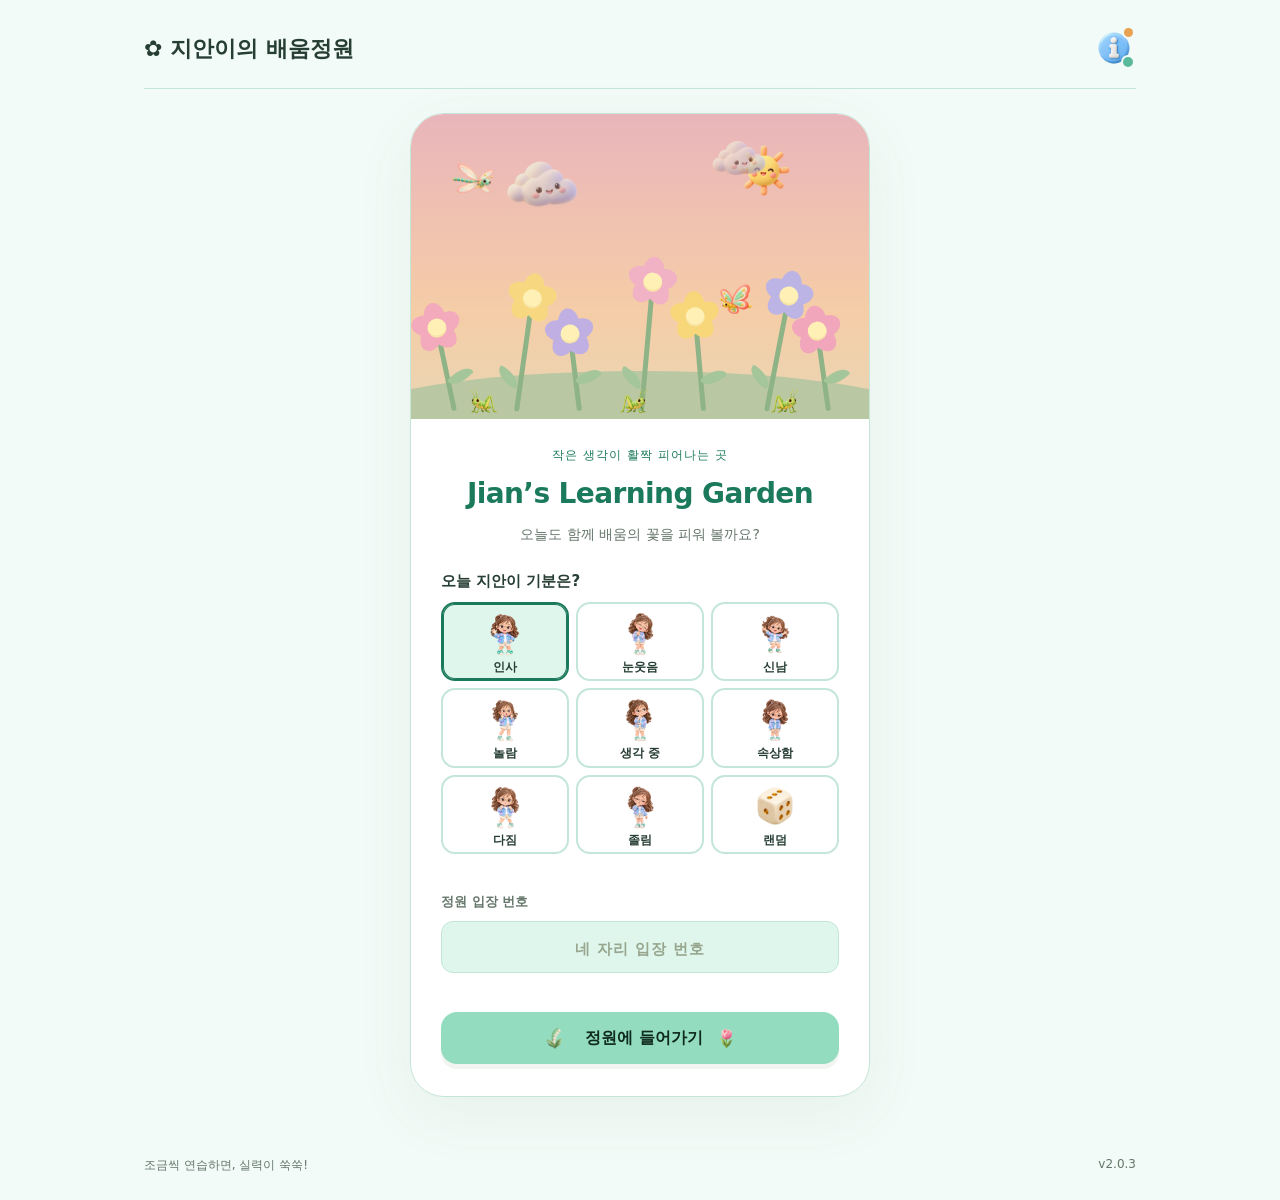
<file: index.html>
<!doctype html><html lang="ko"><meta charset="utf-8"><meta name="robots" content="noindex"><meta name="viewport" content="width=device-width,initial-scale=1"><meta name="theme-color" content="#f7f8f2"><meta name="color-scheme" content="light dark"><meta name="apple-mobile-web-app-capable" content="yes"><meta name="apple-mobile-web-app-title" content="배움정원"><link rel="icon" type="image/png" href="icon-192.png?v=2.0.3"><link rel="apple-touch-icon" sizes="180x180" href="apple-touch-icon.png?v=2.0.3"><link rel="manifest" href="manifest.webmanifest?v=2.0.3"><link rel="stylesheet" href="./assets/fonts/fonts.css"><title>지안이의 배움정원 · 수학과 받아쓰기</title><style>
*{box-sizing:border-box}body{margin:0;background:#f7f8f2;color:#273e34;font-family:system-ui,-apple-system,sans-serif}button,input,select{font:inherit}button{cursor:pointer;min-height:48px;border:0;border-radius:16px;padding:12px 22px;background:#315d49;color:white;font-weight:750}button:hover{filter:brightness(.95)}button:focus-visible,input:focus,select:focus{outline:3px solid #d5a447;outline-offset:3px}.ghost{background:#edf1e8;color:#315d49}.wrap{max-width:1040px;margin:auto;padding:26px 24px}header{display:flex;justify-content:space-between;align-items:center;border-bottom:1px solid #dce3d8;padding-bottom:18px}.brand{font-weight:900;font-size:22px}.badge{font-size:12px;background:#e8eddc;padding:8px 12px;border-radius:30px}main{padding:32px 0 36px}h1{font-size:clamp(32px,5vw,52px);letter-spacing:-2px;line-height:1.25;margin:12px 0 20px}h2{letter-spacing:-1px}p{line-height:1.7;color:#65766b}.eyebrow{color:#668455;font-size:13px;font-weight:800;letter-spacing:2px}.hero{display:grid;grid-template-columns:1.1fr 1fr;gap:48px;align-items:center}.garden{background:#e9eedc;border-radius:38px;min-height:300px;display:flex;align-items:center;justify-content:center;position:relative;overflow:hidden}.flower{font-size:100px;letter-spacing:5px;transform:none}.garden small{position:absolute;bottom:28px;background:#fff9;padding:9px 18px;border-radius:20px}.panel{background:white;border:1px solid #e2e7dc;border-radius:26px;padding:26px;margin-top:28px;box-shadow:0 8px 30px #273e3405}.settings{display:flex;gap:20px;flex-wrap:wrap;align-items:end}label{display:grid;gap:9px;font-size:14px;font-weight:700}select,input{border:1px solid #cbd6c8;border-radius:12px;padding:12px;background:white;color:#273e34}select{min-width:135px}.settings button{margin-left:auto}.stats{display:grid;grid-template-columns:repeat(3,1fr);gap:16px;margin-top:25px}.stat{border-radius:20px;padding:22px;background:#eef0e6}.stat strong{display:block;font-size:26px;margin-top:9px}.muted{font-size:13px;color:#6f7d70}.topline{display:flex;justify-content:space-between;align-items:center;gap:10px}.track{height:8px;background:#e7ecdf;border-radius:20px;margin:16px 0 24px;overflow:hidden}.track div{height:100%;background:#85a56a;transition:width .3s}.question{text-align:center;font-size:27px;font-weight:800;line-height:1.6;padding:8px 0 16px;white-space:pre-line}.answer{display:block;margin:8px auto 26px;text-align:center;font-size:30px;width:180px}.actions{display:flex;justify-content:center;gap:12px;flex-wrap:wrap}.dots{font-size:22px;background:#f4f5ed;border-radius:20px;padding:18px;text-align:center;line-height:1.6;margin:0 auto 20px;max-width:440px}.review{padding:18px 0;border-bottom:1px solid #edf0e7}.good{color:#3a7c55}.wrong{color:#ab6046}footer{display:flex;justify-content:space-between;color:#7f8b7e;font-size:12px;margin-top:24px}#notice{min-height:25px;text-align:center;color:#a14935}.score{font-size:64px;font-weight:900;line-height:1.2}.hidden{display:none}@media(max-width:650px){.wrap{padding:20px 18px}main{padding:24px 0 28px}.hero{grid-template-columns:1fr;gap:22px}.garden{min-height:180px}.flower{font-size:65px}.garden small{bottom:15px}.panel{padding:22px 18px}.settings{gap:14px}.settings label{flex:1}.settings select{width:100%;min-width:110px}.settings button{width:100%}.stats{gap:9px}.stat{padding:15px 10px}.stat strong{font-size:23px}.question{font-size:23px}.badge{font-size:11px}h1{letter-spacing:-1px}}

.fields{display:flex;gap:12px;flex-wrap:wrap;justify-content:center;align-items:center;margin:24px 0}.fields label{display:flex;align-items:center;font-size:18px}.fields input{width:82px;text-align:center;font-size:24px}.group-pics{display:flex;flex-wrap:wrap;gap:10px;justify-content:center}.group-pics span{display:inline-block;border:2px solid #d4dfc3;background:#f6f8ed;padding:12px;border-radius:16px;max-width:150px;overflow-wrap:anywhere}.choices{display:grid;gap:12px;margin:24px auto;max-width:650px}.choices label{display:flex;align-items:center;padding:16px;background:#f2f5eb;border-radius:15px;line-height:1.6}.choices input{width:24px;height:24px;flex-shrink:0;accent-color:#315d49}.number-grid{display:grid;grid-template-columns:repeat(5,1fr);gap:7px;max-width:450px;margin:20px auto}.number-grid button{background:#f1f4e9;color:#315d49;font-size:19px;padding:12px 4px}.number-grid button[aria-pressed=true]{background:#315d49;color:white}.matching{display:grid;gap:14px;max-width:530px;margin:20px auto}.matching label{display:flex;justify-content:space-between;align-items:center;background:#f1f4e9;padding:12px;border-radius:15px;gap:12px}.matching select{min-width:120px}.ruler{display:flex;justify-content:center;flex-wrap:wrap;margin:20px 0}.ruler span{border-bottom:7px solid #a9b989;border-left:2px dashed #a9b989;padding:18px 10px;font-size:17px}.question{font-size:clamp(21px,3vw,27px)}.review p{white-space:pre-line}.summary-answer{line-height:1.7;overflow-wrap:anywhere}button,select,input{touch-action:manipulation}@media(max-width:420px){.fields{gap:8px}.fields input{width:65px}.fields label{font-size:16px}.matching label{font-size:15px}}
.sentence-fields{font-size:22px;line-height:2.8;max-width:670px;margin:12px auto 28px;word-break:keep-all}.sentence-entry{display:inline-block;width:76px;min-height:52px;text-align:center;font-size:24px;vertical-align:middle;margin:0 4px;padding:8px;border:2px solid #b8cba9;background:#fafcf5}@media(max-width:420px){.sentence-fields{font-size:20px}.sentence-entry{width:64px;font-size:22px}}
.picture-equations{max-width:670px;margin:20px auto 28px;font-size:24px;line-height:2.8;overflow-wrap:anywhere}.picture-equations>div{margin:8px 0}@media(max-width:420px){.picture-equations{font-size:22px}}

/* Compact answer boxes, sized around two digits. */
input.entry,.fields input.entry,input.sentence-entry{width:2.45em;height:1.65em;min-height:0;padding:.12em .18em;font-size:inherit;line-height:1.2;border-radius:7px;border:1.5px solid #aebe9d;vertical-align:middle;text-align:center;box-sizing:border-box;background:#fafcf5;margin:0 .15em}
.fields label{font-size:20px}.sentence-fields{line-height:2}.picture-equations{line-height:2}.methods{font-size:22px;line-height:2;max-width:680px;margin:auto}.method-block{padding:16px 0 22px}.method-block+.method-block{border-top:1px solid #e2e7dc}.method-block h3{font-size:17px;color:#668455;margin:0 0 12px}.method-equation{margin-top:10px;overflow-wrap:anywhere}.method-step{display:flex;gap:10px;align-items:center;margin-top:16px;max-width:440px}.method-equations{display:flex;flex-direction:column;gap:24px;white-space:nowrap}.method-arrow{display:flex;align-items:center;color:#6e965f;gap:3px}.method-arrow svg{width:48px;height:110px;flex-shrink:0}.arrow-plus{white-space:nowrap;color:#273e34}.summary-answer{white-space:pre-line}@media(max-width:420px){.methods{font-size:19px}.fields label{font-size:18px}.method-step{gap:3px}.method-arrow{gap:0}.method-arrow svg{width:38px}.method-equations{gap:30px}}
.movement-scroll{overflow-x:auto;max-width:100%;border-radius:18px;background:#f7f9ef;padding:16px 12px 10px;margin:12px 0;-webkit-overflow-scrolling:touch}.movement-scroll svg{display:block;width:100%;max-width:820px;margin:auto}.movement-scroll:focus-visible{outline:3px solid #d5a447;outline-offset:3px}.life-equation{text-align:center;font-size:27px;margin:26px 0;line-height:2;white-space:nowrap}@media(max-width:420px){.life-equation{font-size:23px}.movement-scroll{padding:10px 4px}}

.count-groups{display:flex;justify-content:center;flex-wrap:wrap;gap:16px;margin:16px auto 24px;max-width:730px}.count-group{display:flex;justify-content:center;align-content:center;flex-wrap:wrap;gap:3px;padding:12px;background:#f4f0e5;border:2px solid #d7c9aa;border-bottom:7px solid #c6b18b;border-radius:16px 16px 22px 22px;width:126px}.count-item{font-size:26px;width:28px;text-align:center}.array-picture{background:#f5f7ed;padding:22px 12px;border-radius:20px;max-width:620px;margin:8px auto 22px}.count-array{display:grid;gap:12px 8px;max-width:540px;margin:auto}.array-item{font-size:clamp(18px,4vw,29px);text-align:center;line-height:1.2}.explanation-choices{border:1px solid #bdcbb2;border-radius:16px;padding:10px;gap:3px}.explanation-choices label{background:transparent;font-size:19px;padding:12px}.condition-box{border:1.5px solid #a7bba0;border-radius:16px;padding:16px 20px;margin:12px auto 25px;max-width:650px;font-size:21px}.condition-box p{color:#273e34;margin:10px 0}.make-equation{font-size:25px;display:flex;justify-content:center;align-items:center;gap:3px;flex-wrap:wrap;margin:23px 0}.equation-tag{font-size:19px;margin-right:6px}.matching{max-width:650px;margin:28px auto;gap:22px}.matching label{display:grid;grid-template-columns:minmax(0,1fr) 80px minmax(0,1fr);padding:18px 16px;font-size:30px;gap:8px;text-align:center}.matching select{width:100%;min-width:0;font-size:27px;padding:12px 5px;text-align:center}.match-arrow{width:80px;height:48px;color:#83a46f;justify-self:center}.match-left{white-space:nowrap}.number-grid{grid-template-columns:repeat(5,minmax(0,1fr))}.number-grid button{min-width:0}@media(max-width:480px){.matching label{grid-template-columns:minmax(0,1fr) 48px minmax(0,1fr);font-size:25px;padding:16px 8px;gap:3px}.matching select{font-size:22px}.match-arrow{width:48px;height:40px}.condition-box{font-size:18px;padding:12px 14px}.explanation-choices label{font-size:17px}.make-equation{font-size:22px;gap:0}.count-group{width:112px}.count-array{gap:10px 4px}}

/* v2.0.3: table, reasoning, and family review. */
.picture-label{text-align:center;font-weight:700;color:#315d49}.scope-note{background:#f1f5e9;padding:12px 16px;border-radius:12px;line-height:1.6;font-size:14px}.error-equation{text-align:center;padding:20px 10px;background:#fbf0e7;border-radius:16px;font-size:24px;font-weight:750;overflow-wrap:anywhere}.table-scroll{overflow-x:auto;margin:24px auto;max-width:530px}.multiplication-table{border-collapse:collapse;width:100%;table-layout:fixed;text-align:center;font-size:23px}.multiplication-table caption{font-size:15px;color:#65766b;margin-bottom:12px}.multiplication-table th,.multiplication-table td{border:1px solid #b9cbae;height:58px;padding:5px 2px}.multiplication-table th{background:#eaf0df}.multiplication-table input.entry{font-size:21px;margin:0;width:2.25em}.writing-label{max-width:680px;margin:20px auto 28px;font-size:18px}.writing-entry{box-sizing:border-box;width:100%;font:inherit;font-size:18px;line-height:1.7;padding:14px;border:1.5px solid #aebe9d;border-radius:14px;background:#fafcf5;color:#273e34;resize:vertical}.writing-entry:focus{outline:3px solid #d5a447;outline-offset:3px}.rubric{padding:18px;border-radius:16px;background:#f0f4e7;margin:16px 0}.rubric ul{margin:10px 0;padding-left:22px;line-height:1.7}.rubric-button[aria-pressed=true]{background:#315d49;color:white}.pending{color:#806c2d}.review .summary-answer{line-height:1.7}.choices label span{overflow-wrap:anywhere}.topline{flex-wrap:wrap}.topline .muted{max-width:100%}@media(max-width:420px){.multiplication-table{font-size:20px}.multiplication-table input.entry{font-size:18px}.multiplication-table th,.multiplication-table td{height:50px}.error-equation{font-size:21px}.rubric{padding:14px}.rubric .actions{gap:8px}.rubric button{padding:10px 13px}}

/* v2.0.3: a pastel flower garden entrance. */
.login-garden{max-width:460px;margin:0 auto;background:#fffdf9;border:1px solid #eee4db;border-radius:34px;overflow:hidden;box-shadow:0 18px 60px #63765a12}.login-sky{height:235px;background:linear-gradient(#eaf4ef,#f7f5df);position:relative;overflow:hidden}.garden-sun{position:absolute;top:22px;right:44px;color:#edc769;font-size:43px}.garden-cloud{position:absolute;width:72px;height:22px;border-radius:30px;background:#ffffffb3}.garden-cloud:before{content:'';position:absolute;width:34px;height:34px;background:inherit;border-radius:50%;left:13px;bottom:4px}.cloud-one{left:38px;top:53px}.cloud-two{right:94px;top:93px;transform:scale(.7)}.garden-butterfly{position:absolute;left:46%;top:53px;font-size:26px;transform:rotate(-18deg)}.garden-hill{position:absolute;background:#dce9c9;width:130%;height:100px;left:-15%;bottom:-52px;border-radius:50%}.login-blooms{position:absolute;bottom:8px;left:5%;width:90%;display:flex;justify-content:space-between;align-items:end}.bloom{position:relative;width:38px;height:var(--height);transform:rotate(var(--tilt));transform-origin:bottom center}.bloom-stem{position:absolute;height:calc(100% - 21px);bottom:0;left:18px;width:5px;background:#8eb387;border-radius:5px}.bloom-leaf{position:absolute;bottom:26px;left:21px;width:25px;height:13px;border-radius:2px 100% 2px 100%;background:#a5c69a;transform:rotate(-34deg)}.bloom:nth-child(even) .bloom-leaf{left:-5px;transform:rotate(25deg)}.bloom-head{position:absolute;top:0;left:0;width:40px;height:40px}.bloom-head i{position:absolute;left:10px;top:-4px;width:21px;height:29px;border-radius:50%;background:var(--petal);transform-origin:10px 25px}.bloom-head i:nth-child(2){transform:rotate(72deg)}.bloom-head i:nth-child(3){transform:rotate(144deg)}.bloom-head i:nth-child(4){transform:rotate(216deg)}.bloom-head i:nth-child(5){transform:rotate(288deg)}.bloom-head b{position:absolute;left:11px;top:12px;width:19px;height:19px;background:#fff0b6;border-radius:50%;box-shadow:inset 0 -2px 0 #e7cb8150}.login-content{text-align:center;padding:25px 30px 32px}.login-kicker{color:#819878;font-size:12px;letter-spacing:1px}.login-content h1{font-size:34px;letter-spacing:-1.5px;line-height:1.35;margin:12px 0}.login-content h1 span{color:#5f845d;font-size:43px}.login-content>p{font-size:14px;margin:10px 0 24px}.login-content label{text-align:left;font-size:13px;color:#71826c;gap:10px}.login-content input{width:100%;min-height:52px;background:#f8faf2;border:1.5px solid #dbe4cf;font-size:18px;text-align:center;letter-spacing:5px}.login-content input::placeholder{letter-spacing:1px;font-size:15px;color:#98a68e}.login-content button{width:100%;background:#7e9d76;box-shadow:0 5px 0 #647f5b15;min-height:52px}.login-content button span{margin-left:8px}#login-notice{min-height:23px;margin:8px 0;color:#ac695e;font-size:13px;line-height:1.7}@media(max-width:480px){.login-garden{border-radius:28px}.login-content{padding:22px 24px 28px}.login-sky{height:210px}}

/* v2.0.3: subject home and dictation module. */
.study-home{font-size:13px;min-height:40px;padding:8px 12px}.brand{font-size:clamp(17px,3vw,22px)}.study-welcome{position:relative;padding:12px 0 24px}.study-welcome h1{font-size:clamp(32px,5vw,46px);line-height:1.35}.study-sprouts{position:absolute;right:30px;bottom:40px;font-size:64px;transform:rotate(-7deg)}.subject-grid{display:grid;grid-template-columns:1fr 1fr;gap:22px}.subject-card{display:flex;flex-direction:column;align-items:flex-start;text-align:left;color:#273e34;border:1px solid #dbe4ce;border-radius:28px;padding:28px;background:#eef4e3;min-width:0;transition:box-shadow .18s}.subject-card:hover{filter:none;transform:none;box-shadow:0 12px 28px #53664d12}.dictation-card{background:#fff0f1;border-color:#ecd6db}.subject-illustration{display:flex;width:100%;height:100px;align-items:center;justify-content:space-between;font-size:64px}.subject-illustration span{font-size:23px;letter-spacing:3px;padding:12px;border-radius:15px;background:#ffffff88;color:#82946a;transform:rotate(7deg)}.dictation-card .subject-illustration span{color:#b37c92;transform:rotate(-6deg)}.subject-label{font-size:12px;margin-top:17px;color:#718461;letter-spacing:2px}.dictation-card .subject-label{color:#aa7889}.subject-card strong{font-size:29px;margin:10px 0 12px;letter-spacing:-1px}.subject-description{font-size:14px;font-weight:500;color:#71806a;line-height:1.7}.subject-record{margin-top:26px;padding-top:17px;border-top:1px solid #cad6bf88;width:100%;display:flex;justify-content:space-between;font-size:13px;color:#71806a}.study-backup{margin-top:24px}.study-backup summary,.review-correct summary,.review-writing summary{cursor:pointer;font-weight:750;line-height:1.7}.review-writing{border-color:#e3dfc5}.review-wrong{border-color:#ecd9ce}.review-correct{background:#f6f8f0}body[data-screen=dictation] main{padding:24px 0 0}body[data-screen=dictation] footer{margin-top:16px}body[data-screen=login] main{padding-top:24px}@media(max-width:650px){.subject-grid{grid-template-columns:1fr;gap:16px}.subject-card{padding:22px}.subject-illustration{height:75px;font-size:53px}.subject-card strong{font-size:27px}.subject-record{margin-top:20px}.study-sprouts{font-size:39px;right:0;bottom:55px}.study-welcome h1{font-size:31px}.study-welcome p{font-size:14px}.subject-illustration span{font-size:21px}.study-welcome{padding-top:0}.study-home{font-size:12px}}
/* v2.0.3: shared appearance and a single document for both subjects. */
[hidden]{display:none!important}body{background:var(--bg);color:var(--ink)}p,.muted,footer{color:var(--muted)}header{border-color:var(--line)}.common-nav{display:flex;flex-wrap:wrap;gap:8px;justify-content:flex-end}.panel,.login-garden{background:var(--card);border-color:var(--line)}button{background:var(--accent);color:var(--on-accent)}.ghost,.stat,.scope-note,.dots,.array-picture,.movement-scroll,.matching label,.number-grid button{background:var(--accent-soft);color:var(--ink)}input,select,textarea,.writing-entry,input.entry,.fields input.entry,input.sentence-entry{background:var(--card);color:var(--ink);border-color:var(--line)}.choices label{background:var(--accent-soft);color:var(--ink)}.explanation-choices label{background:transparent}.track{background:var(--accent-soft)}.track div{background:var(--accent)}.eyebrow,.method-block h3,.picture-label{color:var(--accent-ink)}.good{color:var(--ok)}.wrong,#notice,#login-notice{color:var(--bad)}.pending{color:var(--accent-ink)}.rubric,.review-correct{background:var(--accent-soft)}.review,.condition-box,.explanation-choices,.multiplication-table th,.multiplication-table td,.method-block+.method-block{border-color:var(--line)}.condition-box p,.arrow-plus{color:var(--ink)}.multiplication-table th{background:var(--accent-soft)}.error-equation{background:var(--bad-soft)}.rubric-button[aria-pressed=true],.number-grid button[aria-pressed=true]{background:var(--accent);color:var(--on-accent)}.subject-card,.dictation-card{background:var(--accent-soft);border-color:var(--line);color:var(--ink)}.subject-label,.subject-description,.subject-record,.dictation-card .subject-label{color:var(--muted)}.subject-illustration span,.dictation-card .subject-illustration span{background:var(--card);color:var(--accent-ink)}.subject-record{border-color:var(--line)}.login-content h1 span,.login-kicker{color:var(--accent-ink)}.login-content label{color:var(--muted)}.login-content button{background:var(--accent);color:var(--on-accent)}.login-content input{background:var(--accent-soft);border-color:var(--line)}.garden{background:var(--accent-soft)}#dictation-native{display:block;width:100%;max-width:900px;margin:auto}#appearance-dialog{width:min(94vw,500px);max-height:88dvh;overflow:auto;border:1px solid var(--line);border-radius:24px;padding:24px;background:var(--card);color:var(--ink)}#appearance-dialog::backdrop{background:#12231d66}#appearance-dialog h2{margin:0}#appearance-dialog fieldset{border:0;padding:0;margin:26px 0}#appearance-dialog legend{font-weight:750;margin-bottom:14px}.appearance-options{display:flex;gap:14px;flex-wrap:wrap}.appearance-options label{display:flex;align-items:center;gap:6px}.appearance-options input{accent-color:var(--accent-ink)}.appearance-swatches{display:grid;grid-template-columns:1fr 1fr;gap:10px}.appearance-swatches button{display:flex;align-items:center;gap:8px;border:2px solid transparent;background:var(--accent-soft);color:var(--ink);padding:12px;font-size:14px}.appearance-swatches button[aria-pressed=true]{border-color:var(--accent-ink)}.appearance-swatches i{width:20px;height:20px;flex-shrink:0;border-radius:50%}#appearance-notice{font-size:13px;line-height:1.7;margin-bottom:0}@media(max-width:650px){header{align-items:flex-start;gap:8px}.common-nav{max-width:165px;gap:6px}.brand{line-height:1.5}.common-nav button{font-size:12px;padding:7px 9px;min-height:36px}#appearance-dialog{padding:20px}.appearance-swatches button{padding:10px 8px}}

/* Gentle decorative motion, confined to the login sky. */
.login-sky{pointer-events:none}
.garden-sun{display:inline-block;line-height:1;animation:garden-sun-turn 48s linear infinite}
.garden-sun>span{display:block;animation:garden-sun-glow 6s ease-in-out infinite}
.cloud-one{animation:garden-cloud-drift 20s ease-in-out infinite alternate}
.cloud-two{--cloud-scale:.7;animation:garden-cloud-drift 26s ease-in-out -9s infinite alternate}
.garden-butterfly{z-index:1;animation:garden-butterfly-flight 14s ease-in-out infinite}
.garden-butterfly>span{display:block;animation:garden-wing-flutter 1.2s ease-in-out infinite}
@keyframes garden-sun-turn{to{transform:rotate(360deg)}}
@keyframes garden-sun-glow{0%,100%{opacity:.82}50%{opacity:1}}
@keyframes garden-cloud-drift{from{transform:translateX(-16px) scale(var(--cloud-scale,1))}to{transform:translateX(22px) scale(var(--cloud-scale,1))}}
@keyframes garden-butterfly-flight{0%,100%{transform:translate(0,0) rotate(-18deg)}25%{transform:translate(38px,22px) rotate(12deg)}50%{transform:translate(12px,58px) rotate(-8deg)}75%{transform:translate(-38px,28px) rotate(-24deg)}}
@keyframes garden-wing-flutter{0%,100%{transform:scaleX(1)}50%{transform:scaleX(.68)}}
@media(prefers-reduced-motion:reduce){.garden-sun,.garden-sun>span,.garden-cloud,.garden-butterfly,.garden-butterfly>span{animation:none!important}}

.subject-grid{grid-template-columns:repeat(3,minmax(0,1fr))}.times{max-width:720px;margin:auto;text-align:center}.times fieldset{border:0;padding:0;margin:24px 0}.times legend{width:100%;font-weight:700;margin-bottom:12px}.times-options{display:flex;justify-content:center;gap:10px;flex-wrap:wrap}.times-options [aria-pressed=true]{background:var(--accent);color:var(--on-accent);box-shadow:0 0 0 2px var(--accent-ink)}.times label:not(.times-equation){max-width:240px;margin:20px auto}.times-picture{display:flex;flex-wrap:wrap;gap:10px;justify-content:center;margin:20px auto}.times-group{background:var(--accent-soft);color:var(--ink);border:2px solid transparent;border-radius:16px;padding:10px;min-height:44px}.times-group.lit{border-color:var(--accent-ink);background:var(--card)}.times-group small{display:block;font-size:12px;color:var(--muted);margin-top:5px}.times-objects{display:grid;grid-template-columns:repeat(var(--objects),1fr);gap:3px;font-size:20px;line-height:1.3}.times-dots{display:grid;width:min(100%,360px);gap:5px}.times-dots .times-group{padding:5px 10px;display:flex;align-items:center;justify-content:space-between;gap:10px}.times-dots .times-objects{flex:1;gap:6px}.times-objects i{width:clamp(10px,3vw,17px);aspect-ratio:1;border-radius:50%;background:var(--accent-ink);display:block}.times-dots small{white-space:nowrap;margin:0}.times-equation{display:flex;align-items:center;justify-content:center;gap:12px;font-size:clamp(28px,6vw,42px);font-weight:700;margin:24px 0;flex-wrap:wrap}.times input.entry{width:2.3em;height:1.6em;font:inherit;padding:2px;text-align:center}.times-sum{overflow-wrap:anywhere;line-height:1.8}.times-keypad{display:grid;grid-template-columns:repeat(3,1fr);gap:10px;max-width:280px;margin:20px auto}.times-keypad button{font-size:22px;min-height:52px}.times .actions{justify-content:center}.times button:disabled{opacity:.45;cursor:default}.times #times-feedback{min-height:1.6em;line-height:1.6}@media(max-width:800px){.subject-grid{grid-template-columns:1fr}.times{padding:20px 14px}.times-objects{font-size:18px}}

/* v2.0.3: align spacing across learning cards and the three practice choices. */
.panel{padding:24px;margin-top:24px}.panel p{line-height:1.6}.panel h1,.panel h2,.panel h3{line-height:1.35}.panel>p:first-of-type{margin-top:8px}.panel .actions{gap:10px}.subject-card{padding:24px;gap:0}.subject-label{margin-top:12px}.subject-card strong{margin:8px 0}.subject-description{line-height:1.55}.subject-record{margin-top:18px;padding-top:12px;line-height:1.5}.times{padding:22px 24px}.times fieldset{margin:14px 0 18px}.times-options{gap:10px}.times-mode-options{display:grid;grid-template-columns:repeat(3,minmax(0,1fr));gap:10px}.times-mode-card{min-width:0;min-height:98px;padding:9px 5px;display:flex;flex-direction:column;align-items:center;justify-content:center;gap:4px;border:2px solid var(--line);border-radius:16px;background:var(--card);color:var(--ink)}.times-mode-card[aria-pressed=true]{border-color:var(--accent-ink);background:var(--accent-soft);box-shadow:inset 0 0 0 1px var(--accent-ink)}.times-mode-card>span{font-size:36px;line-height:1.15}.times-mode-card small{font-size:12px;line-height:1.25;white-space:nowrap}.times-picture{margin:12px auto;gap:8px}.times-group{padding:8px}.times-equation{margin:12px 0}.times-sum{margin:8px 0;line-height:1.55}.times-question{display:inline-flex;align-items:center;justify-content:center;min-width:1.8em;min-height:1.8em;padding:0 5px;border:1px solid var(--accent-ink);border-radius:8px;background:var(--card);color:var(--accent-ink);font:inherit;line-height:1.2;vertical-align:middle}.times-question:active{transform:scale(.96)}.times-keypad{margin:12px auto;gap:8px}.times #times-feedback{margin:8px 0;line-height:1.6}.times .actions{margin-top:10px}#times-help:not(:empty){margin-top:12px}#times-help:empty{margin:0}.review{padding:14px 0}.review p{margin:8px 0;line-height:1.6}.choices{gap:9px;margin:18px auto}.choices label{padding:13px;line-height:1.5}.condition-box{padding:14px 18px;margin:10px auto 18px}.matching{gap:14px;margin:18px auto}.matching label{padding:14px}.methods{line-height:1.8}.method-block{padding:12px 0 16px}.group-pics,.count-groups{gap:10px;margin:12px auto 18px}.picture-equations,.sentence-fields{margin-top:12px;margin-bottom:20px}
@media(max-width:650px){.panel{padding:20px 16px;margin-top:20px}.subject-card{padding:20px 18px}.subject-record{margin-top:14px;padding-top:10px}.times{padding:18px 14px}.times-mode-options{gap:7px}.times-mode-card{min-height:84px;padding:7px 3px;gap:3px;border-radius:14px}.times-mode-card>span{font-size:30px}.times-mode-card small{font-size:clamp(10px,3vw,12px);letter-spacing:-.3px}.times-picture{gap:6px}.times-group{padding:7px}.choices{gap:8px;margin:14px auto}.choices label{padding:11px}.condition-box{padding:12px;margin:8px auto 16px}.matching{gap:10px;margin:14px auto}}


.appearance-options{display:grid;grid-template-columns:repeat(3,minmax(0,1fr));gap:8px}.appearance-theme{min-width:0;min-height:46px;padding:10px 4px;border:2px solid var(--line);background:var(--card);color:var(--ink);font-size:14px}.appearance-theme[aria-pressed=true]{border-color:var(--accent-ink);background:var(--accent-soft);color:var(--accent-ink);box-shadow:inset 0 0 0 1px var(--accent-ink)}#samsung-theme-note{line-height:1.6;margin:14px 0 0}

.times-mode-options{grid-template-columns:repeat(4,minmax(0,1fr))}.times-count-row{display:flex;align-items:center;justify-content:center;gap:12px;margin:14px 0 18px}.times .times-count-row label{display:flex;align-items:center;gap:8px;margin:0;max-width:none}.times-count-row select{min-width:64px;width:76px}.times-count-row button{padding:10px 14px;white-space:nowrap}#garden-code{-webkit-text-security:disc}@media(max-width:650px){.times-mode-options{grid-template-columns:repeat(2,minmax(0,1fr))}.times-mode-card small{font-size:13px}.times-count-row{gap:10px}.times-count-row label{font-size:13px}.times-count-row select{width:68px;padding:10px 8px}.times-count-row button{font-size:13px;padding:10px 12px}}

.times-keypad{grid-template-columns:repeat(3,minmax(0,1fr))}.times-keypad button{min-width:0}.times-keypad button[data-key="지우기"]{font-size:15px;white-space:nowrap;padding-left:6px;padding-right:6px}.times-options button[data-dan].has-mistakes{position:relative}.dan-mistake-dot{position:absolute;top:7px;right:7px;width:6px;height:6px;border-radius:50%;background:#ad592e;pointer-events:none}:root[data-theme=dark] .dan-mistake-dot{background:#ffc29b}

#garden-leave-dialog{width:min(92vw,400px);max-height:85dvh;overflow:auto;padding:22px;border:1px solid var(--line);border-radius:22px;background:var(--card);color:var(--ink)}#garden-leave-dialog::backdrop{background:#12231d66}#garden-leave-dialog h2{margin:0 0 12px;line-height:1.35;font-size:23px}#garden-leave-dialog p{margin:0 0 20px;line-height:1.6}#garden-leave-dialog .actions{display:grid;grid-template-columns:1fr 1fr;gap:10px}#garden-leave-dialog button{padding:11px 8px;white-space:nowrap;min-height:48px}@media(max-width:650px){.times-count-row{gap:6px;flex-wrap:nowrap}.times .times-count-row label{font-size:12px;gap:5px;flex-shrink:0}.times-count-row select{width:56px;min-width:56px;padding:10px 4px}.times-count-row button{font-size:12px;padding:10px 7px;flex-shrink:0}}
.garden-logout,.garden-logout:hover,.garden-logout:active{background:transparent;border:0;box-shadow:none;filter:none}.common-nav{align-items:center}.garden-logout{display:inline-flex;align-items:center;justify-content:center;flex:0 0 44px;width:44px;min-height:44px;padding:3px;border-radius:14px}.garden-logout img{display:block;width:34px;height:38px;object-fit:contain}@media(max-width:400px){body[data-screen="hub"] header{gap:8px;flex-wrap:wrap;align-items:center}body[data-screen="hub"] .common-nav{margin-left:auto}body[data-screen="hub"] .common-nav{gap:6px}body[data-screen="hub"] #appearance-button{padding-inline:8px;font-size:12px}}

.login-content .mood-picker{border:0;padding:0;margin:0 0 16px;min-width:0;text-align:left}
.login-content .mood-picker legend{font-weight:700;color:var(--ink);font-size:15px;padding:0;margin-bottom:10px;line-height:1.4}
.mood-grid{display:grid;grid-template-columns:repeat(3,minmax(0,1fr));gap:7px}
.login-content .mood-choice{display:flex;flex-direction:column;align-items:center;justify-content:center;gap:3px;width:100%;min-width:0;min-height:76px;padding:5px 4px;border:2px solid var(--line);border-radius:14px;background:var(--card);color:var(--ink);box-shadow:none;line-height:1.2}
.login-content .mood-choice img{display:block;width:40px;height:48px;object-fit:contain;pointer-events:none}
.login-content .mood-choice span{font-size:12px;margin:0;white-space:nowrap}
.login-content .mood-choice[aria-pressed=true]{border-color:var(--accent-ink);background:var(--accent-soft);box-shadow:inset 0 0 0 1px var(--accent-ink)}
@media(max-width:650px){.study-welcome.has-mood h1{font-size:clamp(22px,6vw,31px);line-height:1.4}.study-welcome.has-mood p{font-size:13px;line-height:1.6}.study-welcome.has-mood .eyebrow{font-size:11px}}
@media(max-width:400px){.mood-grid{gap:6px}.login-content .mood-choice{min-height:72px;padding:4px 2px}.login-content .mood-choice img{height:44px}.login-content .mood-picker{margin-bottom:16px}}

.login-content .mood-draw-status{min-height:1.6em;margin:4px 0 0;text-align:center;font-size:12px;line-height:1.6;color:var(--accent-ink)}
.login-content .mood-choice:disabled{opacity:1;cursor:wait}
.login-content .mood-choice.is-drawing{border-color:var(--accent-ink);background:var(--accent-soft);transform:scale(1.012);box-shadow:0 0 0 2px var(--accent-soft)}
.login-content .mood-choice.is-picked{animation:mood-picked .4s ease-out}
@keyframes mood-picked{0%,100%{transform:scale(1)}45%{transform:scale(1.045)}}
@media(prefers-reduced-motion:reduce){.login-content .mood-choice.is-picked{animation:none}}
/* Smooth mood highlighting without layout changes. */
.login-content .mood-choice{transition:background-color .12s ease-out,border-color .12s ease-out,box-shadow .12s ease-out,transform .14s ease-out}
@media(prefers-reduced-motion:reduce){.login-content .mood-choice{transition:none}.login-content .mood-choice.is-drawing{transform:none}}
/* Welcome layout: one definition; both captions share the bottom row. */
.study-welcome.has-mood{--welcome-title-offset:30.2px;display:grid;grid-template-columns:minmax(0,1fr) clamp(164px,36vw,220px);grid-template-rows:1fr auto;column-gap:8px;row-gap:8px;min-height:210px;padding:0 0 24px;align-items:end}
.welcome-copy{display:flex;flex-direction:column;grid-column:1;grid-row:1 / 3;align-self:stretch;min-width:0}.welcome-mood{display:contents}
.welcome-heading{grid-column:1;grid-row:1;align-self:start;min-width:0}.welcome-heading .eyebrow{display:block;line-height:1.4}.welcome-heading h1{margin:12px 0 0;word-break:keep-all;overflow-wrap:normal}
.welcome-intro{display:flex;flex-direction:column;justify-content:flex-end;flex:1;padding-top:8px;align-self:flex-start;width:100%;max-width:100%;min-width:0}.welcome-intro>p{margin:0;flex-shrink:0;line-height:1.6;text-align:center}
.welcome-mood img{display:block;grid-column:2;grid-row:1;align-self:end;margin-top:var(--welcome-title-offset);width:100%;height:clamp(166px,30vw,240px);max-width:100%;object-fit:contain;object-position:center bottom}
.welcome-mood figcaption{grid-column:2;grid-row:2;margin:0;align-self:end;text-align:center;color:var(--accent-ink);font-size:13px;line-height:1.6;font-weight:600;white-space:nowrap;word-break:normal;overflow-wrap:normal;min-height:1.6em;display:flex;align-items:flex-end;justify-content:center}
@media(max-width:650px){.study-welcome.has-mood{--welcome-title-offset:27.4px;min-height:180px;padding-bottom:24px}.welcome-mood figcaption{font-size:clamp(11px,2.5vw,13px)}body[data-screen=dictation] main{padding-top:20px}}
/* Independent card answer controls; fixed slots prevent layout movement. */
.subject-shell{position:relative;min-width:0;display:flex}
.subject-shell>.subject-card{width:100%;height:100%}
.subject-illustration .subject-equation-placeholder{width:110px;height:52px;padding:0;background:transparent;transform:none;flex-shrink:0}
.hub-equation{position:absolute;top:48px;right:24px;width:110px;height:52px;min-height:48px;padding:8px 6px;border-radius:15px;background:var(--card);color:var(--accent-ink);font-size:23px;font-weight:750;line-height:1.2;letter-spacing:1px;white-space:nowrap;transform:rotate(7deg);font-variant-numeric:tabular-nums}
#appearance-button{display:inline-flex;align-items:center;justify-content:center;gap:7px;line-height:1.3;min-height:44px;padding-block:10px}
#appearance-button .appearance-emoji{display:inline-flex;align-items:center;justify-content:center;width:24px;height:24px;font-size:20px;line-height:1;flex-shrink:0}
.bloom-garden{min-height:280px;padding:12px 12px 48px}
.garden-bloom{display:block;width:270px;height:216px;max-width:100%;transform:none}
.bloom-sparkles{transform-origin:center;animation:bloom-sparkle 1.5s ease-out forwards}
@keyframes bloom-sparkle{0%{opacity:0;transform:scale(.9)}40%{opacity:1;transform:scale(1.05)}100%{opacity:.35;transform:scale(1)}}
@media(max-width:800px){.hub-equation{top:35.5px}}
@media(max-width:650px){.hub-equation{top:31.5px;right:18px;font-size:21px}.bloom-garden{min-height:190px;padding:4px 12px 34px}.garden-bloom{width:210px;height:152px}}
@media(prefers-reduced-motion:reduce){.bloom-sparkles{animation:none;opacity:.6}}
/* Stable subject hover and a soft white backdrop shared by portrait and caption. */
.subject-shell:hover>.subject-card{transform:none;box-shadow:0 12px 28px #53664d12}
.hub-equation:hover,.hub-equation:active,.hub-equation:focus-visible{transform:rotate(7deg)}
.welcome-mood::before{content:"";margin-top:var(--welcome-title-offset);grid-column:2;grid-row:1 / 3;align-self:stretch;justify-self:stretch;min-width:0;border:0;border-radius:26px;background:linear-gradient(145deg,rgba(255,255,255,1),rgba(255,255,255,.94) 46%,rgba(255,255,255,.58));box-shadow:inset 0 0 0 2px rgba(255,255,255,.96),inset 0 0 32px 8px rgba(255,255,255,.9),0 8px 26px rgba(255,255,255,.32),0 6px 20px rgba(52,69,56,.035);pointer-events:none;z-index:0}
.welcome-heading,.welcome-intro,.welcome-mood img,.welcome-mood figcaption{position:relative;z-index:1}
.welcome-mood img{padding:10px 8px 0}
.welcome-mood figcaption{padding:0 10px 10px}
.welcome-intro{padding-bottom:0}
:root[data-theme=dark] .welcome-mood::before{background:linear-gradient(145deg,rgba(255,255,255,.26),rgba(255,255,255,.13) 46%,rgba(255,255,255,.055));box-shadow:inset 0 0 0 2px rgba(255,255,255,.4),inset 0 0 30px 6px rgba(255,255,255,.12),0 8px 26px rgba(255,255,255,.04)}
@media(max-width:650px){.welcome-mood::before{border-radius:20px}.welcome-mood img{padding:8px 5px 0}.welcome-mood figcaption{padding-inline:7px}}
/* Hub frame edges and compact settings padding. */
body[data-screen=hub] main{padding-top:24px}
.error-label{display:block;font-size:13px;font-weight:700;line-height:1.5;margin-bottom:8px;color:var(--bad)}
.error-equation{line-height:1.6}
@media(max-width:650px){#appearance-button{padding-block:5px;min-height:40px}}
/* Match the title, settings and logout controls on the same vertical center. */
body[data-screen=hub] header{align-items:center;flex-wrap:wrap}
body[data-screen=hub] .brand{min-width:0}
body[data-screen=hub] .common-nav{align-items:center}
.math-home-icon{display:inline-flex;align-items:center;justify-content:center;flex:0 0 44px;width:44px;min-height:44px;padding:7px;line-height:1}.math-home-icon img{display:block;width:30px;height:30px;object-fit:contain}
/* A compact flower and name below the welcome title. */
.welcome-flower{display:flex;flex-direction:column;align-items:center;flex-shrink:0;gap:4px;margin:0 0 8px;min-width:0}
.welcome-flower img{display:block;width:124px;height:124px;max-width:100%;object-fit:contain}
.welcome-flower figcaption{font-size:14px;line-height:1.4;color:var(--accent-ink);text-align:center;white-space:nowrap}
@media(max-width:650px){.welcome-flower img{width:104px;height:104px}.welcome-flower figcaption{font-size:13px}}

/* Counting assets remain one object per cell, including dense 8/9-table pictures. */
.picture-object{display:inline-grid;place-items:center;width:1.25em;height:1.25em;vertical-align:middle;line-height:1}
.picture-asset{display:block;width:100%;height:100%;object-fit:contain;max-width:none}
.picture-asset[hidden],.picture-object>[hidden]{display:none!important}
.count-item{line-height:1.3}.count-item .picture-object{width:28px;height:30px}
.array-item .picture-object{width:clamp(22px,5vw,36px);height:clamp(22px,5vw,36px)}
.times-objects{grid-template-columns:repeat(var(--objects),minmax(0,1fr));align-items:center}
.times-objects .picture-object{width:clamp(23px,5vw,32px);height:clamp(23px,5vw,32px)}
.times-picture.times-dense{display:grid;width:min(100%,440px);gap:7px}
.times-dense .times-group{display:flex;align-items:center;justify-content:space-between;gap:8px;padding:7px 9px;min-width:0}
.times-dense .times-objects{flex:1;min-width:0;gap:2px;justify-items:center}
.times-dense .picture-object{width:min(100%,32px);height:auto;aspect-ratio:1}
.times-dense small{white-space:nowrap;margin:0;font-size:11px}
@media(max-width:380px){.times-dense .times-group{padding:6px;gap:5px}.times-dense .times-objects{gap:1px}.times-dense small{font-size:10px}}

/* Paired practice selectors: matching controls, comfortably within a mobile row. */
.times .times-practice-settings{display:grid;grid-template-columns:repeat(2,minmax(0,1fr));gap:12px;width:min(100%,380px);margin:14px auto 18px}
.times .times-practice-settings label{display:flex;flex-direction:column;align-items:stretch;gap:6px;font-size:14px;text-align:left;min-width:0;max-width:none;margin:0}
.times .times-practice-settings select{width:100%;min-width:0;min-height:44px;padding:10px 12px;font:inherit;font-size:16px}
.times-selection-actions{display:flex;justify-content:center;gap:8px;margin:10px 0 14px}
.times-selection-actions button{font-size:13px;padding:9px 12px;white-space:nowrap}
.times #times-feedback{min-height:1.6em;font-variant-numeric:tabular-nums}
@media(max-width:380px){.times .times-practice-settings{gap:10px}.times .times-practice-settings label{font-size:13px}.times .times-practice-settings select{padding:10px 8px}.times-mode-card small{font-size:12px}}

/* Gentle countdown inside the existing answer border; no change to input dimensions. */
.times-answer-frame{position:relative;display:inline-flex;align-items:center;vertical-align:middle;line-height:1.2}
.times .times-answer-frame input.entry{margin:0}
.times-answer-timer{position:absolute;inset:3px;pointer-events:none;overflow:hidden;border-radius:6px}
.times-answer-timer[hidden]{display:none!important}
.times-answer-timer svg{display:block;width:100%;height:100%;overflow:visible}
#times-countdown-stroke{fill:none;stroke:var(--accent);stroke-width:3;stroke-linecap:butt;stroke-linejoin:round;stroke-dasharray:100;stroke-dashoffset:0;opacity:.9}
@media(prefers-reduced-motion:reduce){#times-countdown-stroke{transition:none!important}}

/* Shared practice card header: centered title, 44px home target at the upper right. */
.times-view-header{display:grid;grid-template-columns:44px minmax(0,1fr) 44px;gap:8px;align-items:start;margin:0 0 14px}
.times-view-title{grid-column:2;grid-row:1;min-width:0;align-self:center}
.times-view-title h1,.times-view-title h2{margin:0;line-height:1.35;overflow-wrap:break-word}
.times .times-view-title .times-progress{margin:6px 0 0;line-height:1.6}
.times-home-icon{grid-column:3;grid-row:1;display:inline-flex;align-items:center;justify-content:center;width:44px;min-width:44px;height:44px;min-height:44px;padding:7px;line-height:1;border-radius:12px}
.times-home-icon img{display:block;width:30px;height:30px;object-fit:contain}
.times-title-icon{display:inline-flex;align-items:center;justify-content:center;vertical-align:middle;line-height:1}
.times-title-icon .garden-icon{width:1.15em;height:1.15em}
.times .times-weak-note,.times .times-state-note{margin:10px 0 14px;line-height:1.6}
.times .times-state-note+.times-weak-note{margin-top:0}
.times #times-form{margin:0}
.times #times-form .times-equation{margin:12px 0}
.times #times-feedback{margin:8px 0;line-height:1.6}
.times #times-form .times-keypad{margin:12px auto;gap:8px}
.assessment-intro{margin:12px 0 0;line-height:1.6}
.assessment-storage{margin:14px 0 0;line-height:1.6;text-align:center}
@media(max-width:380px){.times-view-header{gap:4px;margin-bottom:12px}}
.common-nav .garden-hub-icon{display:inline-flex;align-items:center;justify-content:center;width:44px;height:44px;min-height:44px;padding:7px;line-height:1}.garden-hub-icon img{display:block;width:30px;height:30px;object-fit:contain}
.hub-equation,.hub-equation:hover,.hub-equation:active,.hub-equation:focus-visible,.hub-equation[aria-pressed=true]{background:var(--card);color:var(--accent-ink);filter:none;box-shadow:none;-webkit-tap-highlight-color:transparent}
#garden-enter{display:flex;align-items:center;justify-content:center;gap:10px}#garden-enter>span{white-space:nowrap}.login-entry-flower{display:block;width:26px;height:26px;object-fit:contain;flex:0 0 26px;pointer-events:none}@media(max-width:380px){#garden-enter{font-size:16px;gap:8px}}

/* Time of day affects only the decorative sky, never admission controls or app theme. */
.login-sky[data-period=day]{background:linear-gradient(#eaf4ef,#f7f5df)}
.login-sky[data-period=dusk]{background:linear-gradient(#e9b5bb,#f5cda7 65%,#e9d6b4)}
.login-sky[data-period=night]{background:linear-gradient(#252d50,#505576 70%,#74778b)}
.login-sky[data-period=night] .garden-cloud{background:#c9d2e244}
.login-sky[data-period=night] .garden-hill{background:#596d5b}
.login-sky[data-period=night] .login-blooms{filter:brightness(.78) saturate(.85)}
.login-sky[data-period=dusk] .garden-hill{background:#bac7a3}
.login-scene{position:absolute;inset:0;z-index:2;pointer-events:none}
.scene-celestial{position:absolute;top:var(--orbit-top,14px);left:var(--orbit-left,50%);width:65px;height:65px;transform:translateX(-50%);transition:left 9s linear,top 9s linear}
.scene-celestial img{width:100%;height:100%;object-fit:contain;animation:scene-breathe 6s ease-in-out infinite}
.scene-flyer{position:absolute;left:var(--x);top:var(--y);width:48px;height:44px;animation:scene-flight var(--duration) ease-in-out var(--delay) infinite alternate}
.scene-flyer img{width:100%;height:100%;object-fit:contain;transform:scaleX(var(--face))}
.scene-firefly{width:34px;height:34px}.scene-day-flyer.scene-firefly{left:7px;top:5px}
.scene-firefly::before{content:"";position:absolute;inset:-12px;background:radial-gradient(circle,#fff1a477,#ffe27a22 45%,transparent 70%);animation:scene-glimmer 3s ease-in-out infinite;z-index:-1}
.scene-grasshopper{position:absolute;bottom:3px;left:var(--x);width:34px;height:30px;object-fit:contain;transform:scaleX(var(--face))}
.scene-stars{position:absolute;inset:12px 13% 50%;color:#fff4c8;font-size:12px;letter-spacing:22px;opacity:.8}
@keyframes scene-flight{from{translate:-8px 0}to{translate:18px -11px}}
@keyframes scene-breathe{50%{transform:translateY(-3px)}}
@keyframes scene-glimmer{50%{opacity:.35}}
.welcome-character-button{grid-column:2;grid-row:1;align-self:end;position:relative;z-index:1;display:block;margin-top:var(--welcome-title-offset);width:100%;height:clamp(166px,30vw,240px);min-height:0;min-width:0;padding:0;border:0;border-radius:16px;background:transparent;color:inherit;box-shadow:none;line-height:1;cursor:pointer}
.welcome-character-button:hover,.welcome-character-button:active{background:transparent;filter:none;transform:none;box-shadow:none}
.welcome-mood .welcome-character-button img{grid-column:auto;grid-row:auto;width:100%;height:100%;margin:0;object-fit:contain;object-position:center bottom}
.welcome-character-button:focus-visible{outline:2px solid var(--accent-ink);outline-offset:2px}
@media(prefers-reduced-motion:reduce){.scene-celestial{transition:none}.scene-celestial img,.scene-flyer,.scene-firefly::before{animation:none!important}}

/* Wide flights are relative to the sky width, not the tiny icon width. */
.scene-flight-lane{position:absolute;left:var(--lane-left);top:var(--flight-y);width:calc(var(--distance) + 48px);height:60px;pointer-events:none}
.scene-traveler{position:absolute;left:0;top:0;width:48px;height:44px;animation:scene-cross var(--duration) ease-in-out var(--delay) infinite alternate}
.scene-traveler-reverse{left:calc(100% - 48px);animation-direction:alternate-reverse}
.scene-day-flyer{left:0;top:0;animation:scene-flight-bob 4.8s ease-in-out var(--delay) infinite}
.scene-traveler-reverse .scene-day-flyer{animation-duration:6.2s}
.scene-day-flyer img{transform:scaleX(1);animation:scene-flight-facing var(--cycle) steps(1,end) var(--delay) infinite}
.scene-traveler-reverse .scene-day-flyer img{transform:scaleX(-1);animation-name:scene-flight-facing-reverse}
@keyframes scene-cross{from{left:0}to{left:calc(100% - 48px)}}
@keyframes scene-flight-bob{0%,100%{translate:0 0}50%{translate:0 -12px}}
@keyframes scene-flight-facing{0%{transform:scaleX(1)}50%{transform:scaleX(-1)}}
@keyframes scene-flight-facing-reverse{0%{transform:scaleX(-1)}50%{transform:scaleX(1)}}
@media(prefers-reduced-motion:reduce){.scene-traveler,.scene-day-flyer,.scene-day-flyer img{animation:none!important}}

/* A single-line title gives its saved height to the illustrated sky, not empty padding. */
.login-content #login-title{font-size:clamp(20px,5.8vw,28px);line-height:1.25;letter-spacing:-.6px;white-space:nowrap;margin:12px 0;color:var(--accent-ink)}
.login-sky{height:305px}
.scene-stars{z-index:0}
.scene-celestial{z-index:1}
.scene-cloud{position:absolute;display:block;pointer-events:none;z-index:2;opacity:var(--cloud-opacity,1)}
.scene-cloud img{display:block;width:100%;height:100%;object-fit:contain}
.scene-cloud-one{left:16%;top:28px;width:116px;height:84px;animation:scene-cloud-drift 28s ease-in-out infinite alternate}
.scene-cloud-two{left:62%;top:12px;width:88px;height:64px;animation:scene-cloud-drift 34s ease-in-out -12s infinite alternate-reverse}
.scene-flight-lane,.scene-flyer{z-index:3}
.scene-grasshopper{z-index:4}
.login-sky[data-period=dusk] .scene-cloud{filter:brightness(.95) saturate(.85)}
.login-sky[data-period=night] .scene-cloud{filter:brightness(.8) saturate(.65)}
@keyframes scene-cloud-drift{from{transform:translateX(-14px)}to{transform:translateX(18px)}}
@media(max-width:480px){.login-sky{height:280px}.scene-cloud-one{width:104px;height:78px}.scene-cloud-two{width:78px;height:58px}}
@media(prefers-reduced-motion:reduce){.scene-cloud{animation:none!important}}

/* Fixed header slots: network, local readiness, guide. Updates live inside the guide. */
header{position:relative;display:grid;grid-template-columns:minmax(0,1fr) auto 132px;column-gap:12px;row-gap:8px;align-items:center}.brand{min-width:0;word-break:keep-all}.common-nav{grid-column:2;grid-row:1;justify-self:end;max-width:none}.common-nav:not(:has(button:not([hidden]))){display:none}.offline-toolbar{grid-column:3;grid-row:1;display:flex;gap:0;align-items:center;justify-self:end;width:132px}.status-icon{position:relative;display:block;flex:0 0 44px;width:44px;height:44px;min-height:44px;padding:0;border:0;background:transparent;color:var(--ink);border-radius:12px;line-height:1;cursor:pointer}.status-icon:hover{filter:none;background:var(--accent-soft)}.status-icon img{position:absolute;inset:4px;width:36px;height:36px;object-fit:contain;pointer-events:none}.status-icon[data-preparing=true]::after{content:'';position:absolute;inset:3px;border:2px solid var(--line);border-top-color:var(--accent-ink);border-radius:50%;animation:status-spin 1.6s linear infinite;pointer-events:none}.status-dot{position:absolute;right:3px;top:2px;width:9px;height:9px;border-radius:50%;background:#e8a251;box-shadow:0 0 0 2px var(--bg);pointer-events:none}.offline-panel{position:absolute;z-index:1200;right:0;top:calc(100% + 8px);width:min(380px,calc(100vw - 32px));max-height:min(70dvh,620px);overflow:auto;overscroll-behavior:contain;padding:18px;border:1px solid var(--line);border-radius:20px;background:var(--card);color:var(--ink);box-shadow:0 10px 35px #273e3420;font-size:13px;line-height:1.6}.offline-panel h2{font-size:18px;margin:0}.offline-panel p{font-size:13px;margin:10px 0;overflow-wrap:anywhere}.offline-panel .offline-head{display:flex;align-items:center;justify-content:space-between;gap:12px}.offline-actions{display:flex;gap:8px;flex-wrap:wrap;margin:10px 0}.offline-panel button{font-size:13px;min-height:44px;padding:8px 12px;background:var(--accent-soft);color:var(--ink)}.offline-panel .offline-close{min-width:44px;padding:8px}.offline-live{position:absolute;width:1px;height:1px;padding:0;margin:-1px;overflow:hidden;clip-path:inset(50%);white-space:nowrap}#offline-notice:empty,#offline-progress:empty,#storage-notice:empty{display:none}#offline-notice,#storage-notice{color:var(--bad)}@keyframes status-spin{to{transform:rotate(360deg)}}@media(max-width:650px){header{grid-template-columns:minmax(0,1fr) 132px;gap:8px}.brand{font-size:clamp(15px,3.8vw,22px);line-height:1.5}.common-nav{grid-column:1/-1;grid-row:2;max-width:none}.offline-toolbar{grid-column:2}}@media(prefers-reduced-motion:reduce){.status-icon[data-preparing=true]::after{animation:none}}

/* v2.0.3: fixed one-row header, flower settings and one combined guide. */
header{grid-template-columns:minmax(0,1fr) auto 44px;column-gap:4px;row-gap:0;align-items:center}
header .brand{font-size:clamp(14px,3.8vw,22px);line-height:1.5}
header .common-nav{grid-column:2;grid-row:1;max-width:44px;gap:0;align-items:center}
header .offline-toolbar{grid-column:3;grid-row:1;width:44px}
header .header-icon,header .garden-hub-icon{display:inline-flex;align-items:center;justify-content:center;width:44px;height:44px;min-height:44px;padding:4px;background:transparent;border:0;box-shadow:none;border-radius:12px}
header .common-nav #appearance-button{padding:4px}
/* Match the visible artwork size: the home asset has wider transparent margins. */
header #study-home{padding:0}
header #study-home img{display:block;width:44px;height:44px;max-width:none;flex-shrink:0;object-fit:contain}
header .header-icon img{display:block;width:36px;height:36px;object-fit:contain;pointer-events:none}
header .header-icon:hover{filter:none;background:var(--accent-soft)}
.connection-dot{position:absolute;bottom:3px;right:3px;width:10px;height:10px;border-radius:50%;background:#59b99b;box-shadow:0 0 0 2px var(--bg);pointer-events:none}
#offline-help[data-online=false] .connection-dot{background:#8b8996}
#offline-help[data-online=false] .connection-dot::after{content:'';position:absolute;left:2px;right:2px;top:4px;height:2px;background:#fff;border-radius:2px}
.settings-logout{display:flex;align-items:center;justify-content:center;gap:10px;margin-top:20px;width:100%;min-height:48px;border-top:1px solid var(--line)}
.settings-logout img{width:30px;height:30px;object-fit:contain}
</style><div class="wrap"><header><div class="brand">✿ 지안이의 배움정원</div><nav class="common-nav"><button id="appearance-button" class="ghost header-icon" type="button" aria-label="설정" title="설정" hidden><img src="assets/ui/settings-flower.webp" width="36" height="36" alt="" draggable="false"></button><button id="study-home" class="ghost study-home garden-hub-icon" type="button" aria-label="배움정원 홈" title="배움정원 홈" hidden><img src="assets/icons/library.webp" width="44" height="44" alt="" draggable="false"></button></nav><div id="offline-toolbar" class="offline-toolbar" role="group" aria-label="상태·사용 안내"><button id="offline-help" class="status-icon" type="button" aria-label="사용 안내" aria-controls="offline-panel" aria-expanded="false"><img src="assets/status/offline-guide.webp" width="192" height="192" alt=""><span class="connection-dot" aria-hidden="true"></span><span id="offline-attention" class="status-dot" aria-hidden="true" hidden></span></button></div><span id="offline-live" class="offline-live" role="status"></span><section id="offline-panel" class="offline-panel" aria-labelledby="offline-panel-title" hidden><div class="offline-head"><h2 id="offline-panel-title">연결·오프라인 사용 안내</h2><button id="offline-close" class="offline-close" type="button" aria-label="사용 안내 닫기">닫기</button></div><p>앱 버전 v2.0.3</p><p id="offline-status">오프라인 준비 확인 중</p><p id="offline-progress" role="status"></p><p id="offline-notice" role="status"></p><p id="storage-notice" role="status"></p><div class="offline-actions"><button type="button" id="offline-update" hidden>새 버전 적용</button><button type="button" id="offline-retry" hidden>파일 다시 받기</button><button type="button" id="storage-retry" hidden>다시 저장</button></div><p>처음에는 인터넷에 연결하고 ‘오프라인 사용가능’을 확인해 주세요. 구구단·곱셈·문장 보기와 편집·기록 저장은 오프라인에서도 사용할 수 있어요. 소리 읽기는 기기에 설치된 한국어 음성이 필요해요.</p><p>새 버전은 학습·편집을 마치고 배움정원 홈에서 적용해 주세요. 완료하면 업데이트 표시와 버튼이 사라져요.</p><p>완료한 기록과 설정은 이 브라우저에 저장돼요. 같은 탭 새로고침은 풀던 문제를 복원해요. 탭을 닫으면 풀던 문제는 복원되지 않을 수 있어요. 다른 기기와 자동으로 동기화되지는 않아요.</p><p>기록 백업은 배움정원 홈의 ‘학습 데이터 백업’에서 할 수 있어요. 브라우저 데이터 삭제·저장 공간 정리 전에 파일로 내보내 주세요.</p><button type="button" id="offline-storage">저장 공간 확인·보호</button><p id="offline-storage-info" role="status"></p></section></header><main id="app"></main><footer><span>조금씩 연습하면, 실력이 쑥쑥!</span><span>v2.0.3</span></footer></div><dialog id="appearance-dialog" aria-label="설정"><button id="logout-button" class="ghost settings-logout" type="button" aria-label="로그아웃" title="로그아웃" hidden><img src="assets/icons/logout.webp" width="34" height="38" alt=""><span>로그아웃</span></button></dialog><script src="storage.js?v=2.0.3"></script><script src="pictures.js?v=2.0.3"></script><script src="icons.js?v=2.0.3"></script><script src="appearance.js?v=2.0.3"></script><script src="dictation/dictation.js?v=2.0.3"></script><script src="times.js?v=2.0.3"></script><script src="login-scene.js?v=2.0.3"></script><script src="moods.js?v=2.0.3"></script><script src="flowers.js?v=2.0.3"></script><script src="study.js?v=2.0.3"></script><script src="questions.js?v=2.0.3"></script><script src="navigation.js?v=2.0.3"></script><script src="session.js?v=2.0.3"></script><script src="app.js?v=2.0.3"></script><script src="offline.js?v=2.0.3"></script></html>
</file>
<file: assets/fonts/fonts.css>
/* Google Fonts: Jua and Gowun Dodum, SIL Open Font License (see adjacent OFL files). */
@font-face{font-family:'Gowun Dodum';font-style:normal;font-weight:400;font-display:swap;src:url('./gowun-dodum.woff') format('woff')}
@font-face{font-family:'Jua';font-style:normal;font-weight:400;font-display:swap;src:url('./jua.woff') format('woff')}
</file>
